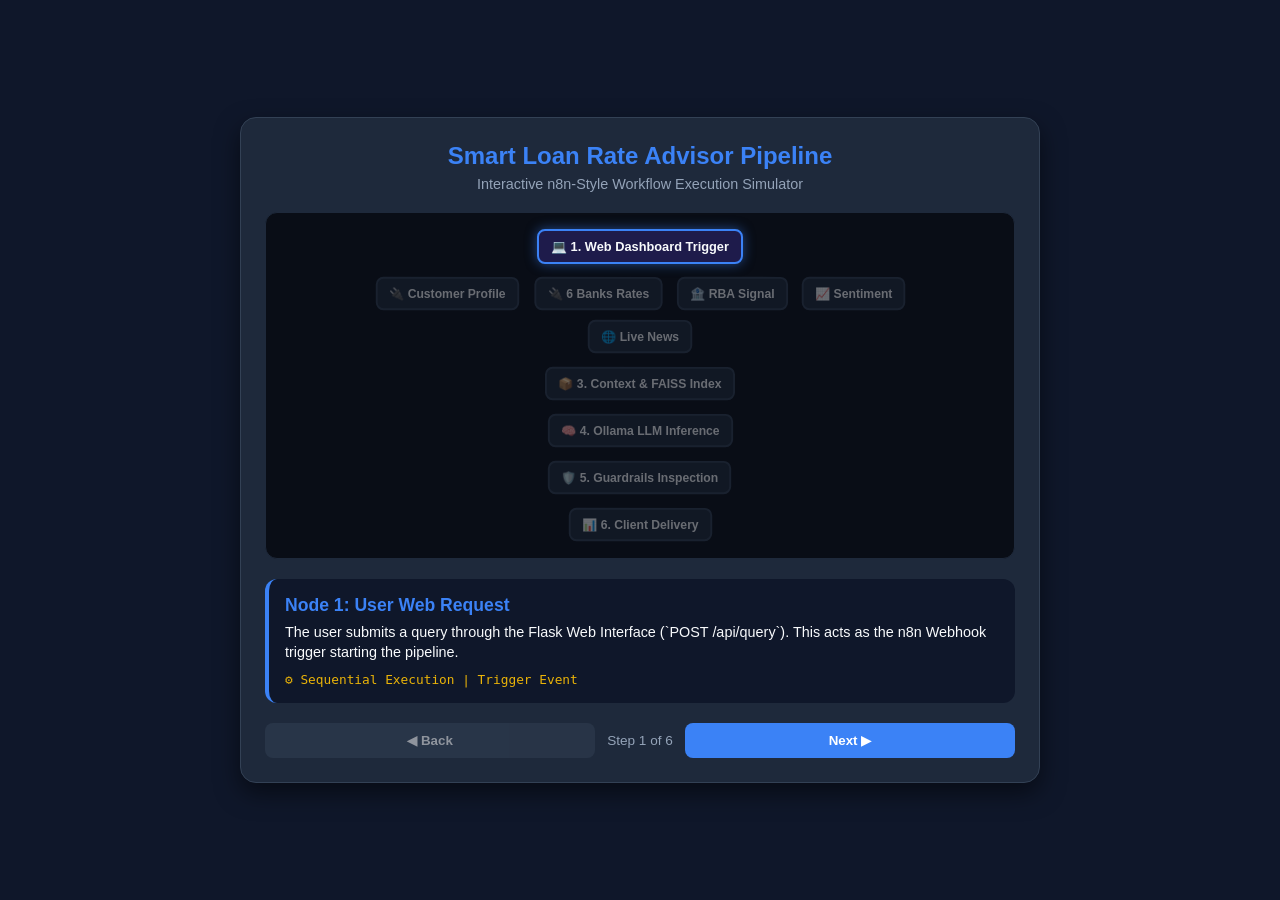
<file: assets/loan_advisor_n8n_pipeline.html>
<!DOCTYPE html>
<html lang="en">

<head>
    <meta charset="UTF-8">
    <meta name="viewport" content="width=device-width, initial-scale=1.0">
    <title>Smart Loan Rate Advisor - n8n Visual Pipeline</title>
    <style>
        :root {
            --bg-color: #0f172a;
            --card-bg: #1e293b;
            --accent-blue: #3b82f6;
            --accent-green: #10b981;
            --accent-orange: #f97316;
            --accent-yellow: #eab308;
            --text-main: #f8fafc;
            --text-muted: #94a3b8;
        }

        * {
            box-sizing: border-box;
            margin: 0;
            padding: 0;
            font-family: -apple-system, BlinkMacSystemFont, "Segoe UI", Roboto, sans-serif;
        }

        body {
            background-color: var(--bg-color);
            color: var(--text-main);
            display: flex;
            justify-content: center;
            align-items: center;
            min-height: 100vh;
            padding: 16px;
        }

        .container {
            width: 100%;
            max-width: 800px;
            background-color: var(--card-bg);
            border-radius: 16px;
            padding: 24px;
            box-shadow: 0 10px 25px rgba(0, 0, 0, 0.5);
            border: 1px solid #334155;
            display: flex;
            flex-direction: column;
            gap: 20px;
        }

        .header {
            text-align: center;
        }

        .header h1 {
            font-size: 1.5rem;
            color: var(--accent-blue);
            margin-bottom: 6px;
        }

        .header p {
            font-size: 0.9rem;
            color: var(--text-muted);
        }

        /* n8n Workflow Canvas */
        .canvas-container {
            width: 100%;
            background: #090d16;
            border-radius: 12px;
            border: 1px solid #1e293b;
            padding: 16px;
            position: relative;
            min-height: 280px;
            display: flex;
            flex-direction: column;
            justify-content: center;
            align-items: center;
            overflow-x: auto;
        }

        .pipeline-nodes {
            display: flex;
            flex-direction: column;
            gap: 12px;
            width: 100%;
            max-width: 600px;
        }

        .node-row {
            display: flex;
            justify-content: center;
            gap: 8px;
            flex-wrap: wrap;
        }

        .node {
            background: #1e293b;
            border: 2px solid #334155;
            border-radius: 8px;
            padding: 8px 12px;
            font-size: 0.8rem;
            font-weight: 600;
            display: flex;
            align-items: center;
            gap: 6px;
            transition: all 0.3s ease;
            opacity: 0.4;
            transform: scale(0.95);
        }

        .node.active {
            opacity: 1;
            transform: scale(1);
            border-color: var(--accent-blue);
            box-shadow: 0 0 12px rgba(59, 130, 246, 0.5);
            background: #1e1b4b;
        }

        .node.parallel-active {
            opacity: 1;
            transform: scale(1);
            border-color: var(--accent-green);
            box-shadow: 0 0 10px rgba(16, 185, 129, 0.4);
            background: #064e3b;
        }

        /* Step Card Content */
        .step-details {
            background: #0f172a;
            border-radius: 12px;
            padding: 16px;
            border-left: 4px solid var(--accent-blue);
        }

        .step-title {
            font-size: 1.1rem;
            font-weight: bold;
            color: var(--accent-blue);
            margin-bottom: 6px;
        }

        .step-desc {
            font-size: 0.9rem;
            color: var(--text-main);
            line-height: 1.4;
        }

        .step-meta {
            margin-top: 10px;
            font-size: 0.8rem;
            color: var(--accent-yellow);
            font-family: monospace;
        }

        /* Navigation Controls */
        .controls {
            display: flex;
            justify-content: space-between;
            align-items: center;
            gap: 12px;
        }

        .btn {
            background-color: var(--accent-blue);
            color: #fff;
            border: none;
            padding: 10px 20px;
            border-radius: 8px;
            font-weight: bold;
            cursor: pointer;
            transition: background 0.2s;
            flex: 1;
            text-align: center;
        }

        .btn:disabled {
            background-color: #334155;
            cursor: not-allowed;
            opacity: 0.5;
        }

        .btn-secondary {
            background-color: #334155;
        }

        .progress-bar {
            text-align: center;
            font-size: 0.85rem;
            color: var(--text-muted);
        }
    </style>
</head>

<body>

    <div class="container" id="app">
        <div class="header">
            <h1> Smart Loan Rate Advisor Pipeline</h1>
            <p>Interactive n8n-Style Workflow Execution Simulator</p>
        </div>

        <div class="canvas-container">
            <div class="pipeline-nodes">
                <div class="node-row">
                    <div class="node" id="node-1">💻 1. Web Dashboard Trigger</div>
                </div>

                <div class="node-row">
                    <div class="node" id="node-2a">🔌 Customer Profile</div>
                    <div class="node" id="node-2b">🔌 6 Banks Rates</div>
                    <div class="node" id="node-2c">🏦 RBA Signal</div>
                    <div class="node" id="node-2d">📈 Sentiment</div>
                    <div class="node" id="node-2e">🌐 Live News</div>
                </div>

                <div class="node-row">
                    <div class="node" id="node-3">📦 3. Context & FAISS Index</div>
                </div>

                <div class="node-row">
                    <div class="node" id="node-4">🧠 4. Ollama LLM Inference</div>
                </div>

                <div class="node-row">
                    <div class="node" id="node-5">🛡️ 5. Guardrails Inspection</div>
                </div>

                <div class="node-row">
                    <div class="node" id="node-6">📊 6. Client Delivery</div>
                </div>
            </div>
        </div>

        <div class="step-details">
            <div class="step-title" id="step-title">Step 1: User Request Trigger</div>
            <div class="step-desc" id="step-desc">Loading...</div>
            <div class="step-meta" id="step-meta">Execution: Sequential</div>
        </div>

        <div class="controls">
            <button class="btn btn-secondary" id="prev-btn" onclick="prevStep()">◀ Back</button>
            <div class="progress-bar" id="progress-text">Step 1 of 6</div>
            <button class="btn" id="next-btn" onclick="nextStep()">Next ▶</button>
        </div>
    </div>

    <script>
        const steps = [
            {
                title: "Node 1: User Web Request",
                desc: "The user submits a query through the Flask Web Interface (`POST /api/query`). This acts as the n8n Webhook trigger starting the pipeline.",
                meta: "⚙️ Sequential Execution | Trigger Event",
                activeNodes: ["node-1"],
                isParallel: false
            },
            {
                title: "Node 2: Parallel Data Ingestion (5 Bots)",
                desc: "Like an n8n Parallel Split Node, 5 concurrent tools run at the exact same time: Customer Profile MCP, Open Banking Tool (6 Banks), RBA Rate API, Market Sentiment Engine, and DuckDuckGo News Search.",
                meta: "⚡ Parallel Execution | 5 Concurrent Workers",
                activeNodes: ["node-2a", "node-2b", "node-2c", "node-2d", "node-2e"],
                isParallel: true
            },
            {
                title: "Node 3: Context Preparation & Vector Indexing",
                desc: "All incoming data feeds are merged, chunked using `RecursiveCharacterTextSplitter`, and indexed into the FAISS Vector Store using Ollama Embeddings.",
                meta: "⚙️ Sequential Execution | FAISS Indexing",
                activeNodes: ["node-3"],
                isParallel: false
            },
            {
                title: "Node 4: Local LLM Processing",
                desc: "The user prompt combined with grounded vector context is sent to the local Ollama server running `llama3.2:1b` to synthesize a personalized recommendation.",
                meta: "⚙️ Sequential Execution | Ollama (llama3.2:1b)",
                activeNodes: ["node-4"],
                isParallel: false
            },
            {
                title: "Node 5: Quality & Safety Guardrails",
                desc: "The generated response goes through `GuardrailsValidator` (Fact Check 0.90, Confidence ≥0.70) and `RAGEvaluator` (RAGAS Groundedness metrics). Status: SAFE TO DEPLOY.",
                meta: "⚙️ Sequential Execution | Guardrails Check",
                activeNodes: ["node-5"],
                isParallel: false
            },
            {
                title: "Node 6: Interactive Dashboard Rendering",
                desc: "The final validated output is rendered on the Web UI complete with bank rate comparison tables, clickable inline citations, and guardrail metric logs.",
                meta: "⚙️ Sequential Execution | Delivery Complete",
                activeNodes: ["node-6"],
                isParallel: false
            }
        ];

        let currentStep = 0;

        function updateUI() {
            const step = steps[currentStep];

            // Text updates
            document.getElementById("step-title").innerText = step.title;
            document.getElementById("step-desc").innerText = step.desc;
            document.getElementById("step-meta").innerText = step.meta;
            document.getElementById("progress-text").innerText = `Step ${currentStep + 1} of ${steps.length}`;

            // Reset nodes
            document.querySelectorAll(".node").forEach(node => {
                node.classList.remove("active", "parallel-active");
            });

            // Highlight active step nodes
            step.activeNodes.forEach(id => {
                const el = document.getElementById(id);
                if (el) {
                    if (step.isParallel) {
                        el.classList.add("parallel-active");
                    } else {
                        el.classList.add("active");
                    }
                }
            });

            // Buttons state
            document.getElementById("prev-btn").disabled = currentStep === 0;
            document.getElementById("next-btn").innerText = currentStep === steps.length - 1 ? "Loop back 🔄" : "Next ▶";
        }

        function nextStep() {
            if (currentStep < steps.length - 1) {
                currentStep++;
            } else {
                currentStep = 0; // Seamless loop back
            }
            updateUI();
        }

        function prevStep() {
            if (currentStep > 0) {
                currentStep--;
                updateUI();
            }
        }

        // Keyboard support
        document.addEventListener("keydown", (e) => {
            if (e.key === "ArrowRight" || e.key === " ") {
                nextStep();
            } else if (e.key === "ArrowLeft") {
                prevStep();
            }
        });

        // Touch support for mobile swipe/tap
        let touchStartX = 0;
        document.getElementById("app").addEventListener("touchstart", (e) => {
            touchStartX = e.changedTouches[0].screenX;
        });

        document.getElementById("app").addEventListener("touchend", (e) => {
            let touchEndX = e.changedTouches[0].screenX;
            if (touchStartX - touchEndX > 50) nextStep();
            if (touchEndX - touchStartX > 50) prevStep();
        });

        // Initialize
        updateUI();
    </script>

</body>

</html>
</file>
